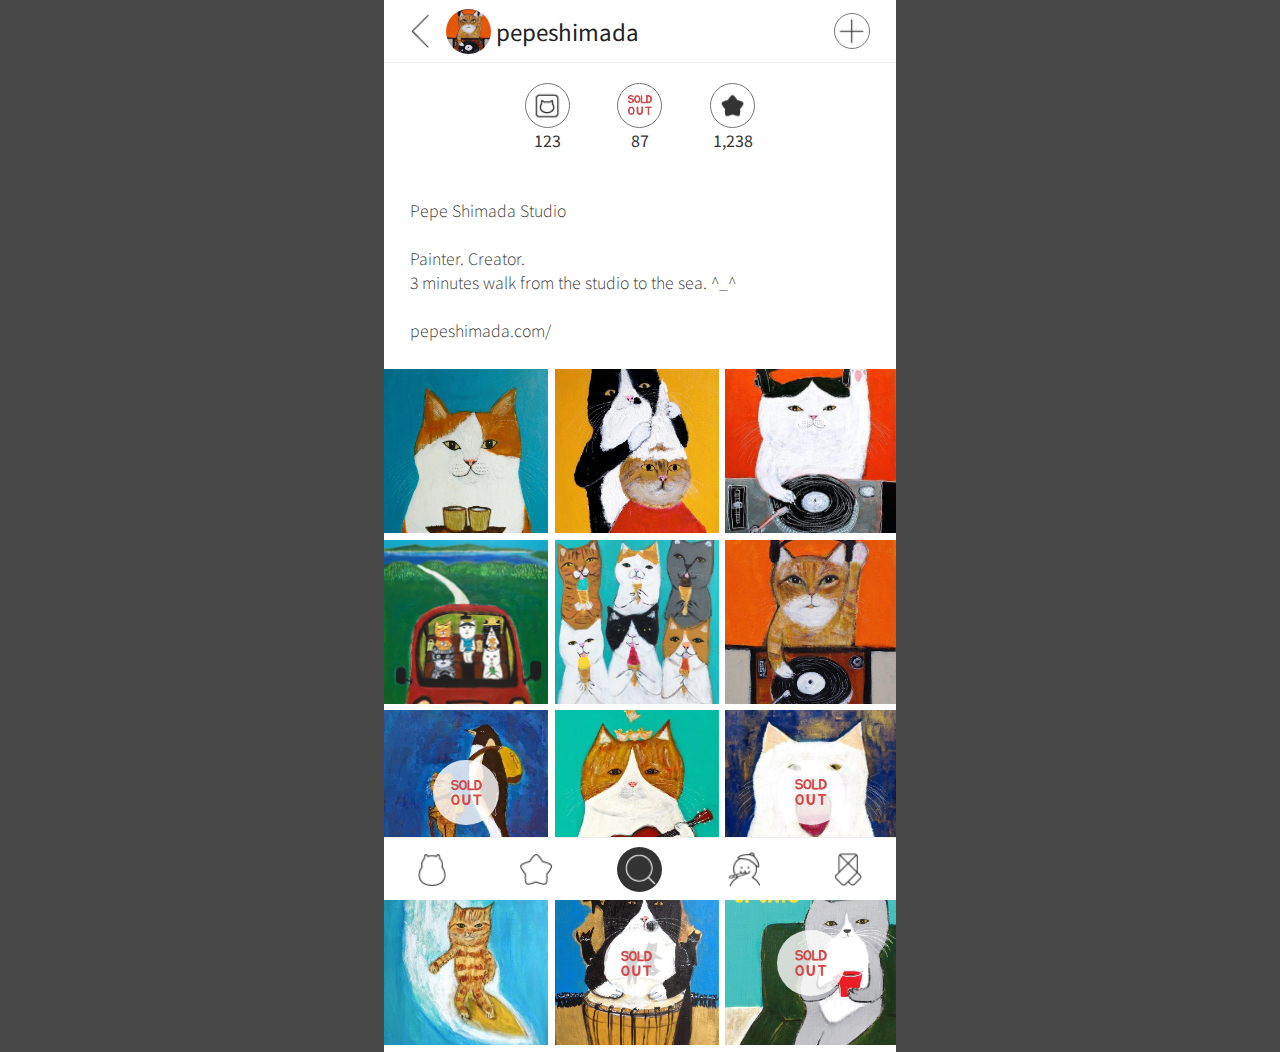
<file: index.html>
<!DOCTYPE html>
<html lang="en">

<head>
  <meta charset="UTF-8">
  <meta http-equiv="X-UA-Compatible" content="IE=edge">
  <meta name="viewport" content="width=device-width, initial-scale=1.0">
  <title>nyaong-artist</title>
  <link rel="stylesheet" href="./css/mygallery-style.css">
  <link rel="shortcut icon" href="./nyong-favicon.ico" type="image/x-icon">
</head>

<body>
  <div id="loading">
    <div></div>
  </div>
  <div id="container">
    <header>
      <div>
        <div>
          <!-- 이전버튼 -->
          <a href="https://jaehee8.github.io/nyaongmain/"></a>
          <!-- 프로필이미지 -->
          <div></div>
          <!-- id -->
          <span>pepeshimada</span>
        </div>
        <!-- 작품추가버튼 -->
        <div></div>
      </div>
    </header>
    <nav>
      <!--icon btn -->
      <div>
        <!--홈-->
        <div>
          <a href="https://jaehee8.github.io/nyaongmain/"></a>
        </div>
        <!-- 팔로우 -->
        <div></div>
        <!-- 트렌드및 검색 -->
        <div></div>
        <!-- 마이갤러리 -->
        <div></div>
        <!-- 메세지 -->
        <div></div>
      </div>
    </nav>
    <main>
      <!-- 작품갯수 솔드아웃작품수 팔로워수 -->
      <section>
        <ul>
          <li>
            <a href="#"></a>
            <span>123</span>
          </li>
          <li>
            <a href="#"></a>
            <span>87</span>
          </li>
          <li>
            <a href="#"></a>
            <span>1,238</span>
          </li>
        </ul>
      </section>
      <!-- 아티스트 소개 -->
      <section>
        <div>
          <p>
            Pepe Shimada Studio <br>
            <br>
            Painter.  Creator. <br>
            3 minutes walk from the studio to the sea. ^_^ <br>
            <br>
            pepeshimada.com/
          </p>
          
        </div>

      </section>
      <!-- 작품갤러리 -->
      <section id="artwork-wrap">
        <ul class="artwork-page">
          <li></li>
          <li></li>
          <li></li>
          <li></li>
          <li></li>
          <li></li>
          <li>
            <div></div>
          </li>
          <li></li>
          <li>
            <div></div>
          </li>
          <li></li>
          <li>
            <div></div>
          </li>
          <li>
            <div></div>
          </li>
        </ul>
      </section>
    </main>

  </div>
</body>

<script>
  const loader = document.querySelector('#loading');
  const html = document.querySelector('html');

  html.style.overflow = 'hidden'; //로딩 중 스크롤 방지

  window.addEventListener('load', () => {

    setTimeout(() => { // 로딩속도 구현

      loader.style.opacity = '0';
      html.style.overflow = 'auto'; //스크롤 방지 해제
      setTimeout(() => {
        loader.style.display = 'none';
      }, 400);

    }, 2000); //  로딩속도 구현

  })

  //size set
  function sizeSet(element, width, height, widthUnit, heightUnit) {
    element.style.width = width + widthUnit;
    element.style.height = height + heightUnit;
  }
  /*
  이벤튼 한번 발생할때 세번쨰section #artwork-wrap 안에 만들어지는  ul과 li
  */
  const content = document.querySelector('#container');
  const artworkWrap = document.querySelector('#artwork-wrap');
  // console.log(artworkWrap);
  //더해줄 컨텐츠
  const more = () => {
    const ul = document.createElement('ul');
    ul.classList.add('artwork-page');
    for (let i = 0; i < 12; i++) {
      const li = document.createElement('li');

      ul.appendChild(li);
    }
    artworkWrap.appendChild(ul);
  }



  let startValue = 0;
  let endValue = 0;
  window.addEventListener("load", function() {
    this.addEventListener("touchstart", function(event) {
      // console.log(event.changedTouches[0].pageY);
      startValue = event.changedTouches[0].pageY;
      console.log('터치시작'+ startValue);

      // console.log(this);
      this.addEventListener("touchend", function(event) {
        // console.log(event.changedTouches[0].pageY);
        endValue = event.changedTouches[0].pageY;
        console.log('터치끝'+ endValue);
      });
      if(startValue !==0 && endValue !==0) {
        console.log('ready');
        if(startValue > endValue) {
          console.log('밑으로');
          //이베트발생
          more();
          
        }else {
          console.log('위로');
        }
      }
    });
  });


// ? window.scrollY의 값이 더이상 증가하지 않으면 = 맨 끝
// ? 이벤트 이전과 이벤트 다음과의 비교에서 이벤트 다음이 항상 커지면 "아무일도 안일어남"
// ? 이벤트 이전과 이벤트 다음이 변화가 없다면 이벤트 발생
// window.addEventListener('load', () => {

//   let touchstart = 0;
//   window.addEventListener('touchstart', (event) => {
//     touchstart = event.changedTouches[0].clientY;
//     console.dir("눌렀을때 높이값" + event.changedTouches[0].clientY);
    
//     console.log('touchstart');
//     if(touchstart < touchend) {
//     console.log('당신은 터치를 내렸습니다.');
//   } else {
//     console.log('당신은 터치를 올렸습니다.');
//   }
//   });
  
//   let touchend = 0;
//   window.addEventListener('touchend', (event) => {
//     touchend = event.changedTouches[0].clientY;
//     console.dir("똇을때 높이값" + event.changedTouches[0].clientY);
//     console.log('touchend');
//     if(touchstart < touchend) {
//     console.log('당신은 터치를 내렸습니다.');
//   } else {
//     console.log('당신은 터치를 올렸습니다.');
//   }
//   });
  
//   if(touchstart < touchend) {
//     console.log('당신은 터치를 내렸습니다.');
//   } else {
//     console.log('당신은 터치를 올렸습니다.');
//   }


// });



</script>

</html>
</file>
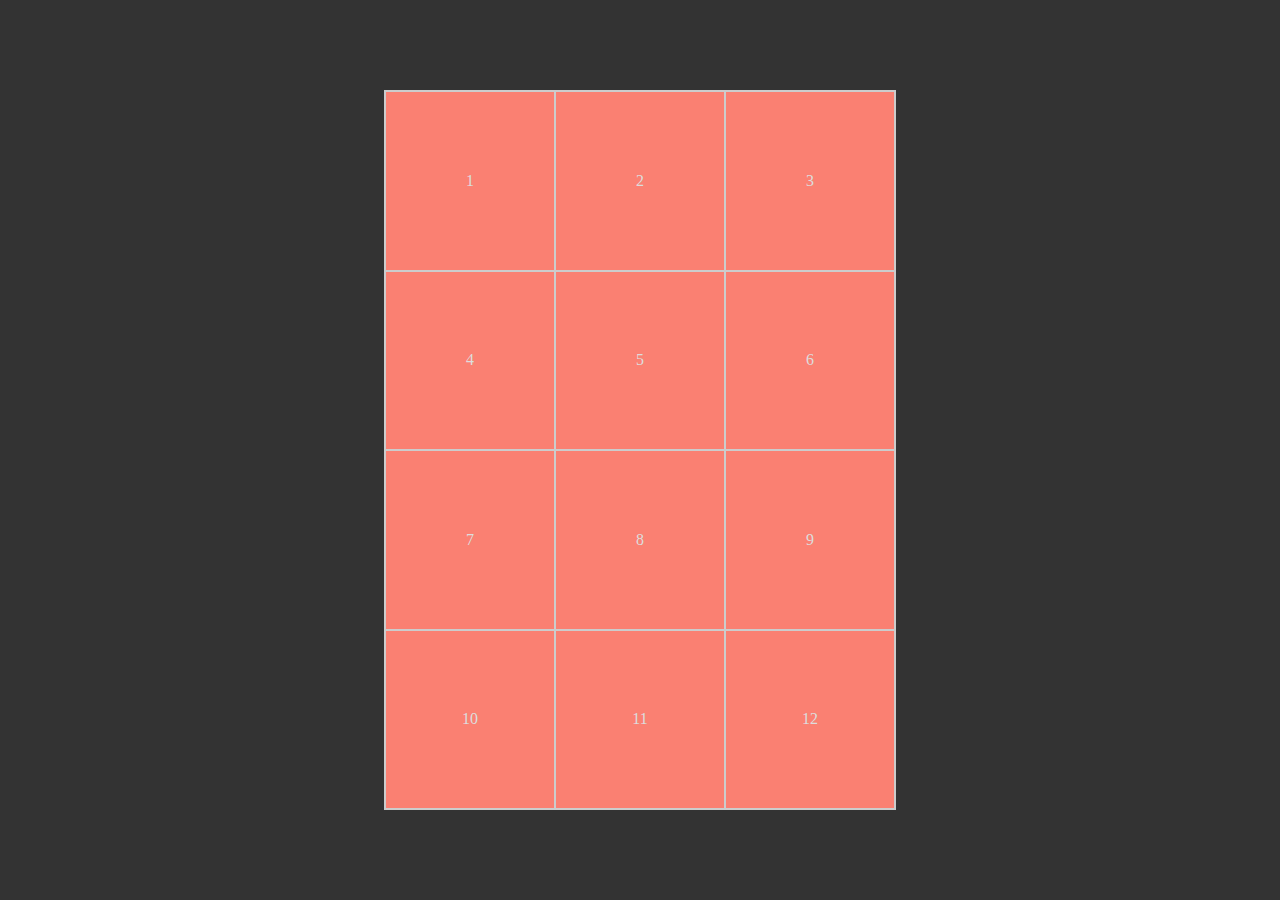
<file: issue.html>
<!DOCTYPE html>
<html lang="en">

<head>
  <meta charset="UTF-8">
  <meta http-equiv="X-UA-Compatible" content="IE=edge">
  <meta name="viewport" content="width=device-width, initial-scale=1.0">
  <title>mobile shape</title>
  <link rel="stylesheet" href="./issue-scss/issue.css">
</head>

<body>
  <div id="container">
    <section id="sect-wrap">
      <ul>
        <li>1</li>
        <li>2</li>
        <li>3</li>
        <li>4</li>
        <li>5</li>
        <li>6</li>
        <li>7</li>
        <li>8</li>
        <li>9</li>
        <li>10</li>
        <li>11</li>
        <li>12</li>
      </ul>
    </section>
  </div>
  <script>
    const sectWrap = document.querySelector("#sect-wrap");
    console.log(sectWrap.offsetHeight);
    // ? sectWrap.offsetHeight : section의 전체 높이값


    
    let startValue = 0;
    let endValue = 0;
    window.addEventListener("load", function () {
      this.addEventListener("touchstart", function (event) {
        // console.log(event.changedTouches[0].pageY);
        startValue = event.changedTouches[0].pageY;
        console.log("터치 시작은 : " + startValue);
     
        // console.log(this);
        this.addEventListener("touchend", function (event) {
          // console.log(event.changedTouches[0].pageY);
          endValue = event.changedTouches[0].pageY;
          console.log("터치 끝은 : " + endValue);
        });
        if(startValue !==0 && endValue !==0) {
          console.log('action ready');
          if(startValue > endValue) {
            console.log('손이 올라갔어요');
          } else {
            console.log('손이 내려갔어요');
          }
        } 
      });
    });
  </script>
</body>

</html>
</file>
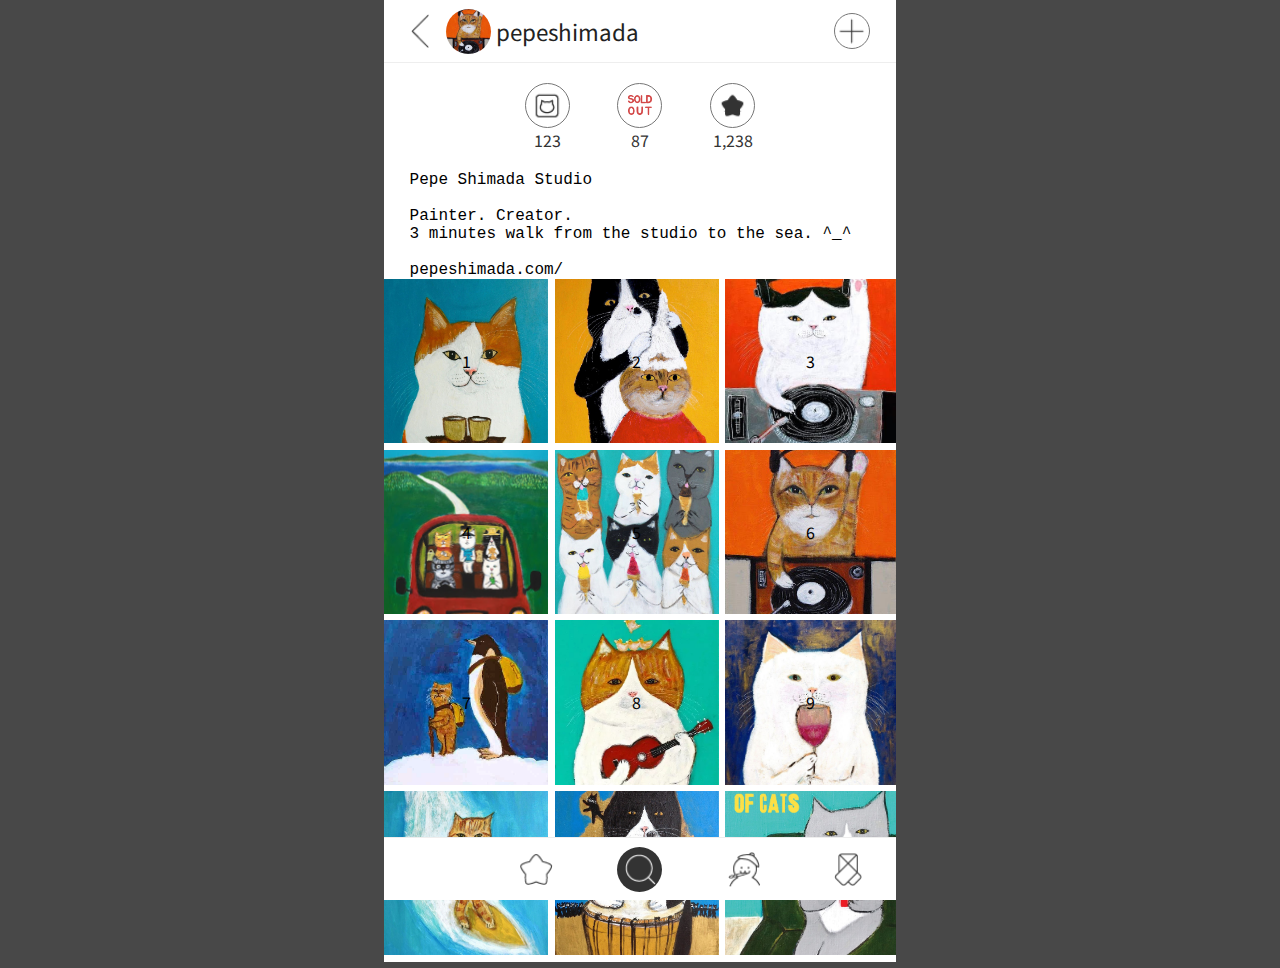
<file: mygallery.html>
<!DOCTYPE html>
<html lang="en">

<head>
  <meta charset="UTF-8">
  <meta http-equiv="X-UA-Compatible" content="IE=edge">
  <meta name="viewport" content="width=device-width, initial-scale=1.0">
  <title>nyaong-artist</title>
  <link rel="stylesheet" href="./css/mygallery-style.css">
  <link rel="shortcut icon" href="./nyong-favicon.ico" type="image/x-icon">
</head>

<body>
  <div id="loading">
    <div></div>
  </div>
  <div id="container">
    <header>
      <div>
        <div>
          <!-- 이전버튼 -->
          <a href="https://jaehee8.github.io/nyaongmain/"></a>
          <!-- 프로필이미지 -->
          <div></div>
          <!-- id -->
          <span>pepeshimada</span>
        </div>
        <!-- 작품추가버튼 -->
        <div></div>
      </div>
    </header>
    <nav>
      <!--icon btn -->
      <div>
        <!--홈-->
        <div></div>
        <!-- 팔로우 -->
        <div></div>
        <!-- 트렌드및 검색 -->
        <div></div>
        <!-- 마이갤러리 -->
        <div></div>
        <!-- 메세지 -->
        <div></div>
      </div>
    </nav>
    <main>
      <!-- 작품갯수 솔드아웃작품수 팔로워수 -->
      <section>
        <ul>
          <li>
            <a href="#"></a>
            <span>123</span>
          </li>
          <li>
            <a href="#"></a>
            <span>87</span>
          </li>
          <li>
            <a href="#"></a>
            <span>1,238</span>
          </li>
        </ul>
      </section>
      <!-- 아티스트 소개 -->
      <section>
        <div>
          <pre style="white-space:pre-line;">
            Pepe Shimada Studio
            
            Painter.  Creator. 
            3 minutes walk from the studio to the sea. ^_^
            
            pepeshimada.com/
          </pre>
        </div>

      </section>
      <!-- 작품갤러리 -->
      <section id="artwork-wrap">
        <ul class="artwork-page">
          <li>1</li>
          <li>2</li>
          <li>3</li>
          <li>4</li>
          <li>5</li>
          <li>6</li>
          <li>7</li>
          <li>8</li>
          <li>9</li>
          <li>10</li>
          <li>11</li>
          <li>12</li>
        </ul>
      </section>
    </main>

  </div>
</body>

<script>
  const loader = document.querySelector('#loading');
  const html = document.querySelector('html');

  html.style.overflow = 'hidden'; //로딩 중 스크롤 방지

  window.addEventListener('load', () => {

    setTimeout(() => { // 로딩속도 구현

      loader.style.opacity = '0';
      html.style.overflow = 'auto'; //스크롤 방지 해제
      setTimeout(() => {
        loader.style.display = 'none';
      }, 400);

    }, 2000); //  로딩속도 구현

  })

  //size set
  function sizeSet(element, width, height, widthUnit, heightUnit) {
    element.style.width = width + widthUnit;
    element.style.height = height + heightUnit;
  }
  /*
  이벤튼 한번 발생할때 세번쨰section #artwork-wrap 안에 만들어지는  ul과 li
  */
  const content = document.querySelector('#container');
  const artworkWrap = document.querySelector('#artwork-wrap');
  // console.log(artworkWrap);
  //더해줄 컨텐츠
  const more = () => {
    const ul = document.createElement('ul');
    ul.classList.add('artwork-page');
    for (let i = 0; i < 12; i++) {
      const li = document.createElement('li');

      ul.appendChild(li);
    }
    artworkWrap.appendChild(ul);
  }



  let startValue = 0;
  let endValue = 0;
  window.addEventListener("load", function() {
    this.addEventListener("touchstart", function(event) {
      // console.log(event.changedTouches[0].pageY);
      startValue = event.changedTouches[0].pageY;
      console.log('터치시작'+ startValue);

      // console.log(this);
      this.addEventListener("touchend", function(event) {
        // console.log(event.changedTouches[0].pageY);
        endValue = event.changedTouches[0].pageY;
        console.log('터치끝'+ endValue);
      });
      if(startValue !==0 && endValue !==0) {
        console.log('ready');
        if(startValue > endValue) {
          console.log('밑으로');
          //이베트발생
          more();
          
        }else {
          console.log('위로');
        }
      }
    });
  });


// ? window.scrollY의 값이 더이상 증가하지 않으면 = 맨 끝
// ? 이벤트 이전과 이벤트 다음과의 비교에서 이벤트 다음이 항상 커지면 "아무일도 안일어남"
// ? 이벤트 이전과 이벤트 다음이 변화가 없다면 이벤트 발생
// window.addEventListener('load', () => {

//   let touchstart = 0;
//   window.addEventListener('touchstart', (event) => {
//     touchstart = event.changedTouches[0].clientY;
//     console.dir("눌렀을때 높이값" + event.changedTouches[0].clientY);
    
//     console.log('touchstart');
//     if(touchstart < touchend) {
//     console.log('당신은 터치를 내렸습니다.');
//   } else {
//     console.log('당신은 터치를 올렸습니다.');
//   }
//   });
  
//   let touchend = 0;
//   window.addEventListener('touchend', (event) => {
//     touchend = event.changedTouches[0].clientY;
//     console.dir("똇을때 높이값" + event.changedTouches[0].clientY);
//     console.log('touchend');
//     if(touchstart < touchend) {
//     console.log('당신은 터치를 내렸습니다.');
//   } else {
//     console.log('당신은 터치를 올렸습니다.');
//   }
//   });
  
//   if(touchstart < touchend) {
//     console.log('당신은 터치를 내렸습니다.');
//   } else {
//     console.log('당신은 터치를 올렸습니다.');
//   }


// });



</script>

</html>
</file>
<file: css/mygallery-style.css>
@import url("https://fonts.googleapis.com/css2?family=Noto+Sans+KR:wght@300;400;500&display=swap");
* {
  margin: 0;
  padding: 0;
  box-sizing: border-box;
}

body {
  background-color: #484848;
  display: flex;
  justify-content: center;
  align-items: center;
  flex-direction: column;
  font-family: "Noto Sans KR", sans-serif;
}

a {
  display: block;
  text-decoration: none;
  color: #333;
}

li {
  list-style: none;
}

@media (min-width: 1024px) and (max-width: 1920px) {
  body {
    font-size: 16px;
  }

  #container {
    width: 40vw;
    height: 100vh;
    background-color: #eee;
  }
  #container main {
    width: inherit;
    height: -webkit-min-content;
    height: -moz-min-content;
    height: min-content;
    background-color: #fcf;
  }
  #container main > section:nth-child(3) > .artwork-page {
    width: inherit;
    height: 53.3333vw;
    background-color: transparent;
  }
}
@media (min-width: 768px) and (max-width: 1024px) {
  body {
    font-size: 14px;
  }

  #container {
    width: 60vw;
    height: 100vh;
    background-color: #eee;
  }
  #container main {
    width: inherit;
    height: -webkit-min-content;
    height: -moz-min-content;
    height: min-content;
    background-color: #fcf;
  }
  #container main > section:nth-child(3) > .artwork-page {
    width: inherit;
    height: 80vw;
    background-color: transparent;
  }
}
@media (min-width: 320px) and (max-width: 768px) {
  body {
    font-size: 12px;
  }

  #container {
    width: 100vw;
    height: 100vh;
    background-color: #eee;
  }
  #container main {
    width: inherit;
    height: -webkit-min-content;
    height: -moz-min-content;
    height: min-content;
    background-color: #fcf;
  }
  #container main > section:nth-child(3) > .artwork-page {
    width: 100vw;
    height: 133.3333vw;
    background-color: transparent;
  }
}
#container {
  padding-top: 7vh;
}
#container header {
  width: inherit;
  height: 7vh;
  background-color: #fff;
  display: flex;
  justify-content: center;
  align-items: center;
  flex-direction: row;
  position: fixed;
  top: 0;
  z-index: 1;
  border-bottom: 1px solid #eee;
}
#container header > div {
  width: 90%;
  height: -webkit-min-content;
  height: -moz-min-content;
  height: min-content;
  background-color: transparent;
  display: flex;
  justify-content: space-between;
  align-items: center;
  flex-direction: row;
}
#container header > div > div:nth-child(1) {
  display: flex;
  justify-content: center;
  align-items: center;
  flex-direction: row;
}
#container header > div > div:nth-child(1) > a {
  width: 4vh;
  height: 4vh;
  background-color: transparent;
  background-image: url(../images/btn-prev.png);
  background-position: 50% 50%;
  background-size: cover;
  background-repeat: no-repeat;
  background-position: 0 50%;
  background-size: auto 100%;
}
#container header > div > div:nth-child(1) > div {
  width: 5vh;
  height: 5vh;
  background-color: transparent;
  background-image: url(../images/Pepe_shimada3.jpeg);
  background-position: 50% 50%;
  background-size: cover;
  background-repeat: no-repeat;
  border-radius: 50%;
}
#container header > div > div:nth-child(1) > span {
  color: #222;
  font-size: 1.4em;
  margin-left: 5px;
}
#container header > div > div:nth-child(2) {
  width: 4vh;
  height: 4vh;
  background-color: transparent;
  background-image: url(../images/btn-newplus.png);
  background-position: 50% 50%;
  background-size: cover;
  background-repeat: no-repeat;
  border: 1px solid #767676;
  border-radius: 50%;
}
#container nav {
  width: inherit;
  height: 7vh;
  background-color: #fff;
  display: flex;
  justify-content: center;
  align-items: center;
  flex-direction: row;
  position: fixed;
  bottom: 0;
  z-index: 1;
  border-top: 1px solid #eee;
}
#container nav > div {
  width: 90%;
  height: inherit;
  background-color: transparent;
  display: flex;
  justify-content: space-between;
  align-items: center;
  flex-direction: row;
}
#container nav > div > div {
  width: 5vh;
  height: 5vh;
  background-color: #fff;
  border-radius: 50%;
}
#container nav > div > div > a {
  width: 100%;
  height: 100%;
  background-color: transparent;
  border-radius: 50%;
}
#container nav > div > div:nth-child(1) > a {
  background-image: url(../images/icon-home.png);
  background-position: 50% 50%;
  background-size: 90% auto;
  background-repeat: no-repeat;
}
#container nav > div > div:nth-child(1):hover > a {
  background-image: url(../images/hover-icon-home.png);
  background-position: 50% 50%;
  background-size: 90% auto;
  background-repeat: no-repeat;
  background-color: #333;
}
#container nav > div > div:nth-child(2) {
  background-image: url(../images/icon-follow.png);
  background-position: 50% 50%;
  background-size: 90% auto;
  background-repeat: no-repeat;
}
#container nav > div > div:nth-child(3) {
  background-color: #333;
  background-image: url(../images/hover-icon-trand.png);
  background-position: 50% 50%;
  background-size: 90% auto;
  background-repeat: no-repeat;
}
#container nav > div > div:nth-child(4) {
  background-image: url(../images/icon-my-gallery.png);
  background-position: 50% 50%;
  background-size: 90% auto;
  background-repeat: no-repeat;
}
#container nav > div > div:nth-child(5) {
  background-image: url(../images/icon-message.png);
  background-position: 50% 50%;
  background-size: 90% auto;
  background-repeat: no-repeat;
}
#container main section:nth-child(1) {
  width: inherit;
  height: 12vh;
  background-color: #fff;
  display: flex;
  justify-content: center;
  align-items: center;
  flex-direction: transparent;
}
#container main section:nth-child(1) > ul {
  width: 45%;
  height: -webkit-min-content;
  height: -moz-min-content;
  height: min-content;
  background-color: transparent;
  display: flex;
  justify-content: space-between;
  align-items: center;
  flex-direction: row;
}
#container main section:nth-child(1) > ul li {
  text-align: center;
}
#container main section:nth-child(1) > ul li > a {
  width: 5vh;
  height: 5vh;
  background-color: transparent;
  border: 1px solid #767676;
  border-radius: 50%;
}
#container main section:nth-child(1) > ul li > span {
  color: #333;
  font-size: 1em;
}
#container main section:nth-child(1) > ul li:nth-child(1) a {
  background-image: url(../images/artwork.png);
  background-position: 50% 50%;
  background-size: cover;
  background-repeat: no-repeat;
}
#container main section:nth-child(1) > ul li:nth-child(2) a {
  background-image: url(../images/tag-soldout.png);
  background-position: 50% 50%;
  background-size: cover;
  background-repeat: no-repeat;
  background-size: 60% auto;
}
#container main section:nth-child(1) > ul li:nth-child(3) a {
  background-image: url(../images/follower.png);
  background-position: 50% 50%;
  background-size: cover;
  background-repeat: no-repeat;
}
#container main section:nth-child(2) {
  width: inherit;
  height: -webkit-min-content;
  height: -moz-min-content;
  height: min-content;
  background-color: #fff;
  display: flex;
  justify-content: center;
  align-items: center;
  flex-direction: row;
}
#container main section:nth-child(2) > div {
  width: 90%;
  height: 100%;
  background-color: transparent;
}
#container main section:nth-child(2) > div > p {
  display: block;
  color: #333;
  font-size: 1em;
  font-weight: 200;
  margin: 3vh 0;
}
#container main section:nth-child(3) {
  width: inherit;
  height: -webkit-min-content;
  height: -moz-min-content;
  height: min-content;
  background-color: #fff;
}
#container main section:nth-child(3) > ul {
  display: grid;
  grid-template-columns: repeat(3, 1fr);
  grid-template-rows: repeat(4, 1fr);
}
#container main section:nth-child(3) > ul > li {
  background-color: #cfc;
  margin-right: 0.5vw;
  margin-bottom: 0.5vw;
  display: flex;
  justify-content: center;
  align-items: center;
  flex-direction: row;
}
#container main section:nth-child(3) > ul > li > div {
  width: 40%;
  height: 40%;
  background-color: rgba(255, 255, 255, 0.8);
  background-image: url(../images/tag-soldout.png);
  background-position: 50% 50%;
  background-size: cover;
  background-repeat: no-repeat;
  background-size: 50% auto;
  border-radius: 50%;
}
#container main section:nth-child(3) > ul > li:nth-child(3n) {
  margin-right: 0;
}
#container main section:nth-child(3) > ul:nth-child(1) > li:nth-child(1) {
  background-image: url(../images/Pepe_shimada2.jpg);
  background-position: 50% 50%;
  background-size: cover;
  background-repeat: no-repeat;
}
#container main section:nth-child(3) > ul:nth-child(1) > li:nth-child(2) {
  background-image: url(../images/Pepe_shimada1.jpg);
  background-position: 50% 50%;
  background-size: cover;
  background-repeat: no-repeat;
}
#container main section:nth-child(3) > ul:nth-child(1) > li:nth-child(3) {
  background-image: url(../images/Pepe_shimada6.jpg);
  background-position: 50% 50%;
  background-size: cover;
  background-repeat: no-repeat;
}
#container main section:nth-child(3) > ul:nth-child(1) > li:nth-child(4) {
  background-image: url(../images/Pepe_shimada4.jpg);
  background-position: 50% 50%;
  background-size: cover;
  background-repeat: no-repeat;
}
#container main section:nth-child(3) > ul:nth-child(1) > li:nth-child(5) {
  background-image: url(../images/Pepe_shimada5.jpg);
  background-position: 50% 50%;
  background-size: cover;
  background-repeat: no-repeat;
}
#container main section:nth-child(3) > ul:nth-child(1) > li:nth-child(6) {
  background-image: url(../images/Pepe_shimada3.jpeg);
  background-position: 50% 50%;
  background-size: cover;
  background-repeat: no-repeat;
}
#container main section:nth-child(3) > ul:nth-child(1) > li:nth-child(7) {
  background-image: url(../images/Pepe_shimada7.jpg);
  background-position: 50% 50%;
  background-size: cover;
  background-repeat: no-repeat;
}
#container main section:nth-child(3) > ul:nth-child(1) > li:nth-child(8) {
  background-image: url(../images/Pepe_shimada10.jpg);
  background-position: 50% 50%;
  background-size: cover;
  background-repeat: no-repeat;
}
#container main section:nth-child(3) > ul:nth-child(1) > li:nth-child(9) {
  background-image: url(../images/Pepe_shimada9.jpg);
  background-position: 50% 50%;
  background-size: cover;
  background-repeat: no-repeat;
}
#container main section:nth-child(3) > ul:nth-child(1) > li:nth-child(10) {
  background-image: url(../images/Pepe_shimada14.jpg);
  background-position: 50% 50%;
  background-size: cover;
  background-repeat: no-repeat;
}
#container main section:nth-child(3) > ul:nth-child(1) > li:nth-child(11) {
  background-image: url(../images/Pepe_shimada15.jpg);
  background-position: 50% 50%;
  background-size: cover;
  background-repeat: no-repeat;
}
#container main section:nth-child(3) > ul:nth-child(1) > li:nth-child(12) {
  background-image: url(../images/Pepe_shimada11.jpg);
  background-position: 50% 50%;
  background-size: cover;
  background-repeat: no-repeat;
  background-size: 105% auto;
}/*# sourceMappingURL=mygallery-style.css.map */
</file>
<file: issue-scss/issue.css>
* {
  padding: 0;
  margin: 0;
  -webkit-box-sizing: border-box;
          box-sizing: border-box;
}

ul {
  list-style-type: none;
  margin: 0;
  padding: 0;
}

body {
  background-color: #333;
}

#container {
  width: 100vw;
  height: 100vh;
  display: -webkit-box;
  display: -ms-flexbox;
  display: flex;
  -webkit-box-pack: center;
      -ms-flex-pack: center;
          justify-content: center;
  -webkit-box-align: center;
      -ms-flex-align: center;
          align-items: center;
  -webkit-box-orient: horizontal;
  -webkit-box-direction: normal;
      -ms-flex-direction: row;
          flex-direction: row;
}

#container section {
  width: 40vw;
  height: 80vh;
  display: -webkit-box;
  display: -ms-flexbox;
  display: flex;
  -webkit-box-pack: center;
      -ms-flex-pack: center;
          justify-content: center;
  -webkit-box-align: center;
      -ms-flex-align: center;
          align-items: center;
  -webkit-box-orient: horizontal;
  -webkit-box-direction: normal;
      -ms-flex-direction: row;
          flex-direction: row;
  background-color: #222;
  color: #ccc;
}

#container section ul {
  width: 100%;
  height: 100%;
  display: -webkit-box;
  display: -ms-flexbox;
  display: flex;
  -webkit-box-pack: center;
      -ms-flex-pack: center;
          justify-content: center;
  -webkit-box-align: center;
      -ms-flex-align: center;
          align-items: center;
  -webkit-box-orient: horizontal;
  -webkit-box-direction: normal;
      -ms-flex-direction: row;
          flex-direction: row;
  -ms-flex-wrap: wrap;
      flex-wrap: wrap;
  border: 1px solid #ccc;
}

#container section ul li {
  width: calc(100%/3);
  height: calc(100%/4);
  display: -webkit-box;
  display: -ms-flexbox;
  display: flex;
  -webkit-box-pack: center;
      -ms-flex-pack: center;
          justify-content: center;
  -webkit-box-align: center;
      -ms-flex-align: center;
          align-items: center;
  -webkit-box-orient: horizontal;
  -webkit-box-direction: normal;
      -ms-flex-direction: row;
          flex-direction: row;
  border: 1px solid #ccc;
  color: #ddd;
  background-color: salmon;
}
/*# sourceMappingURL=issue.css.map */
</file>
